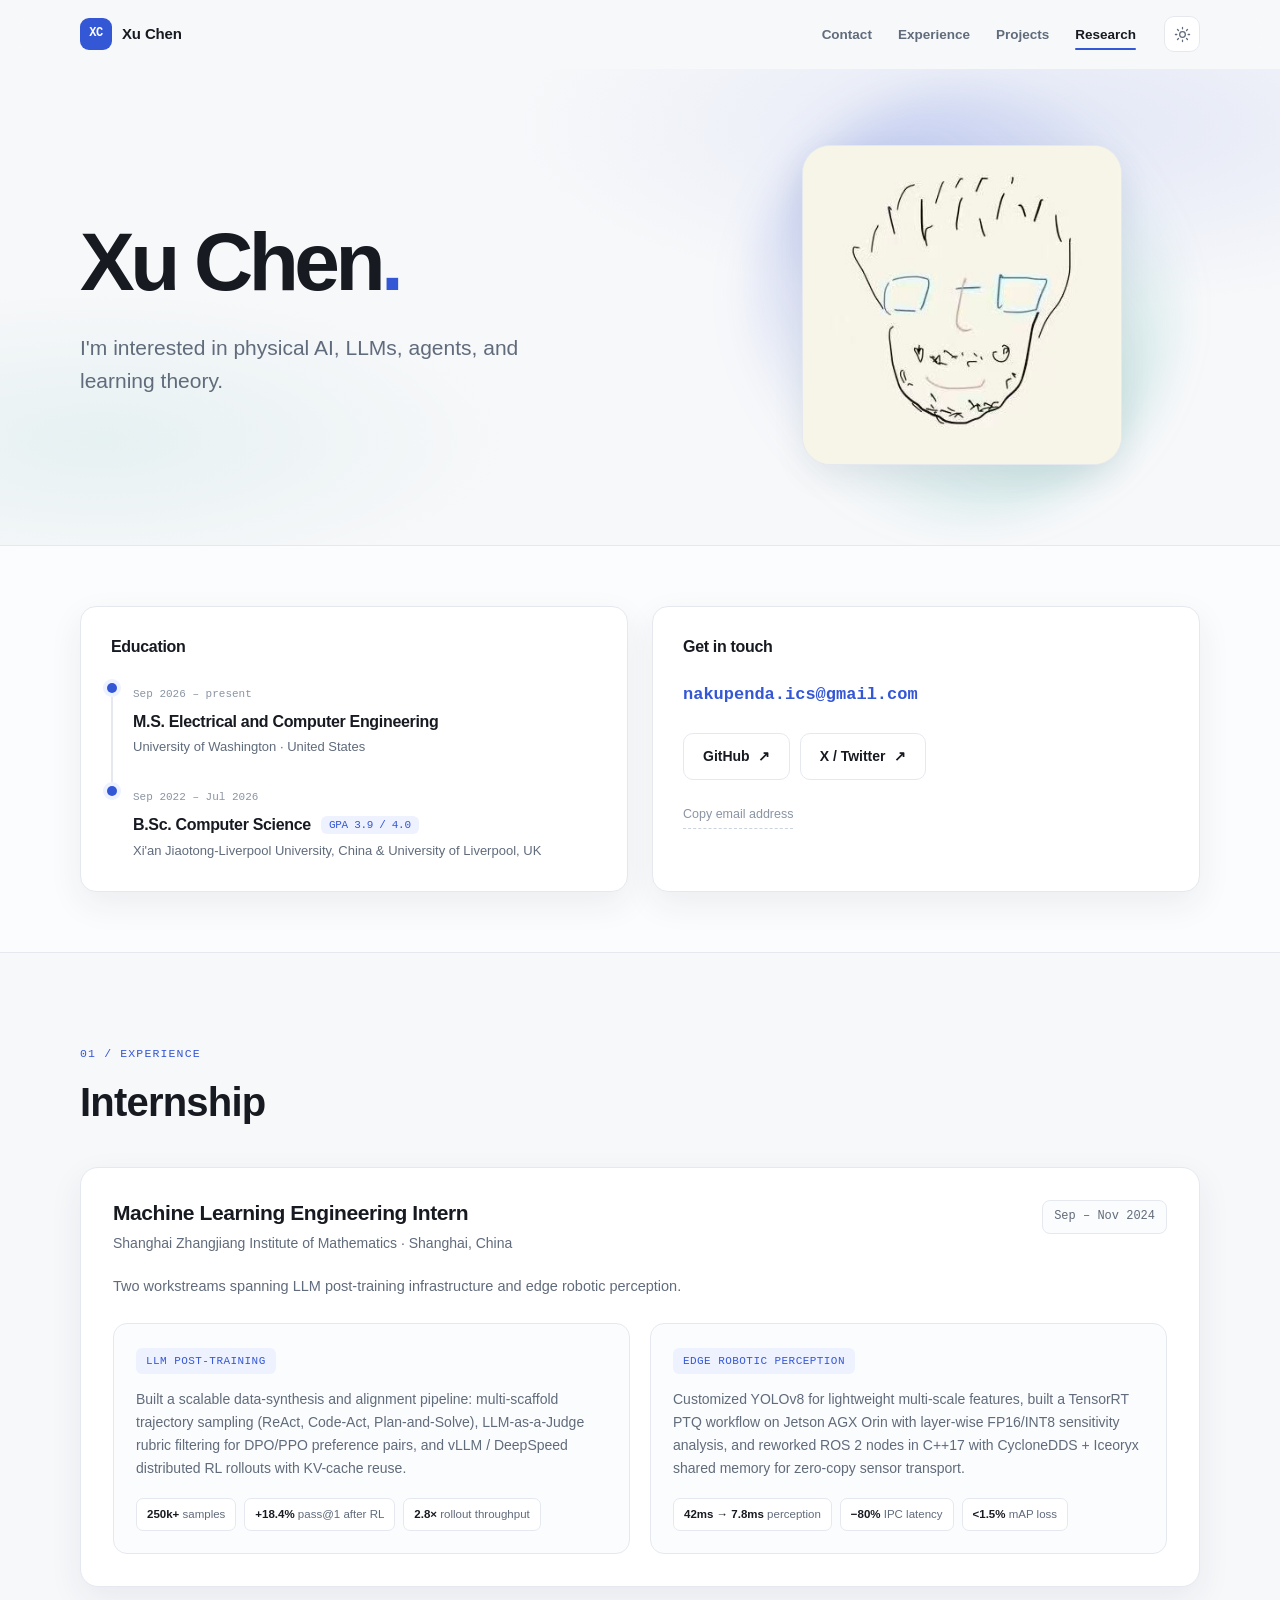
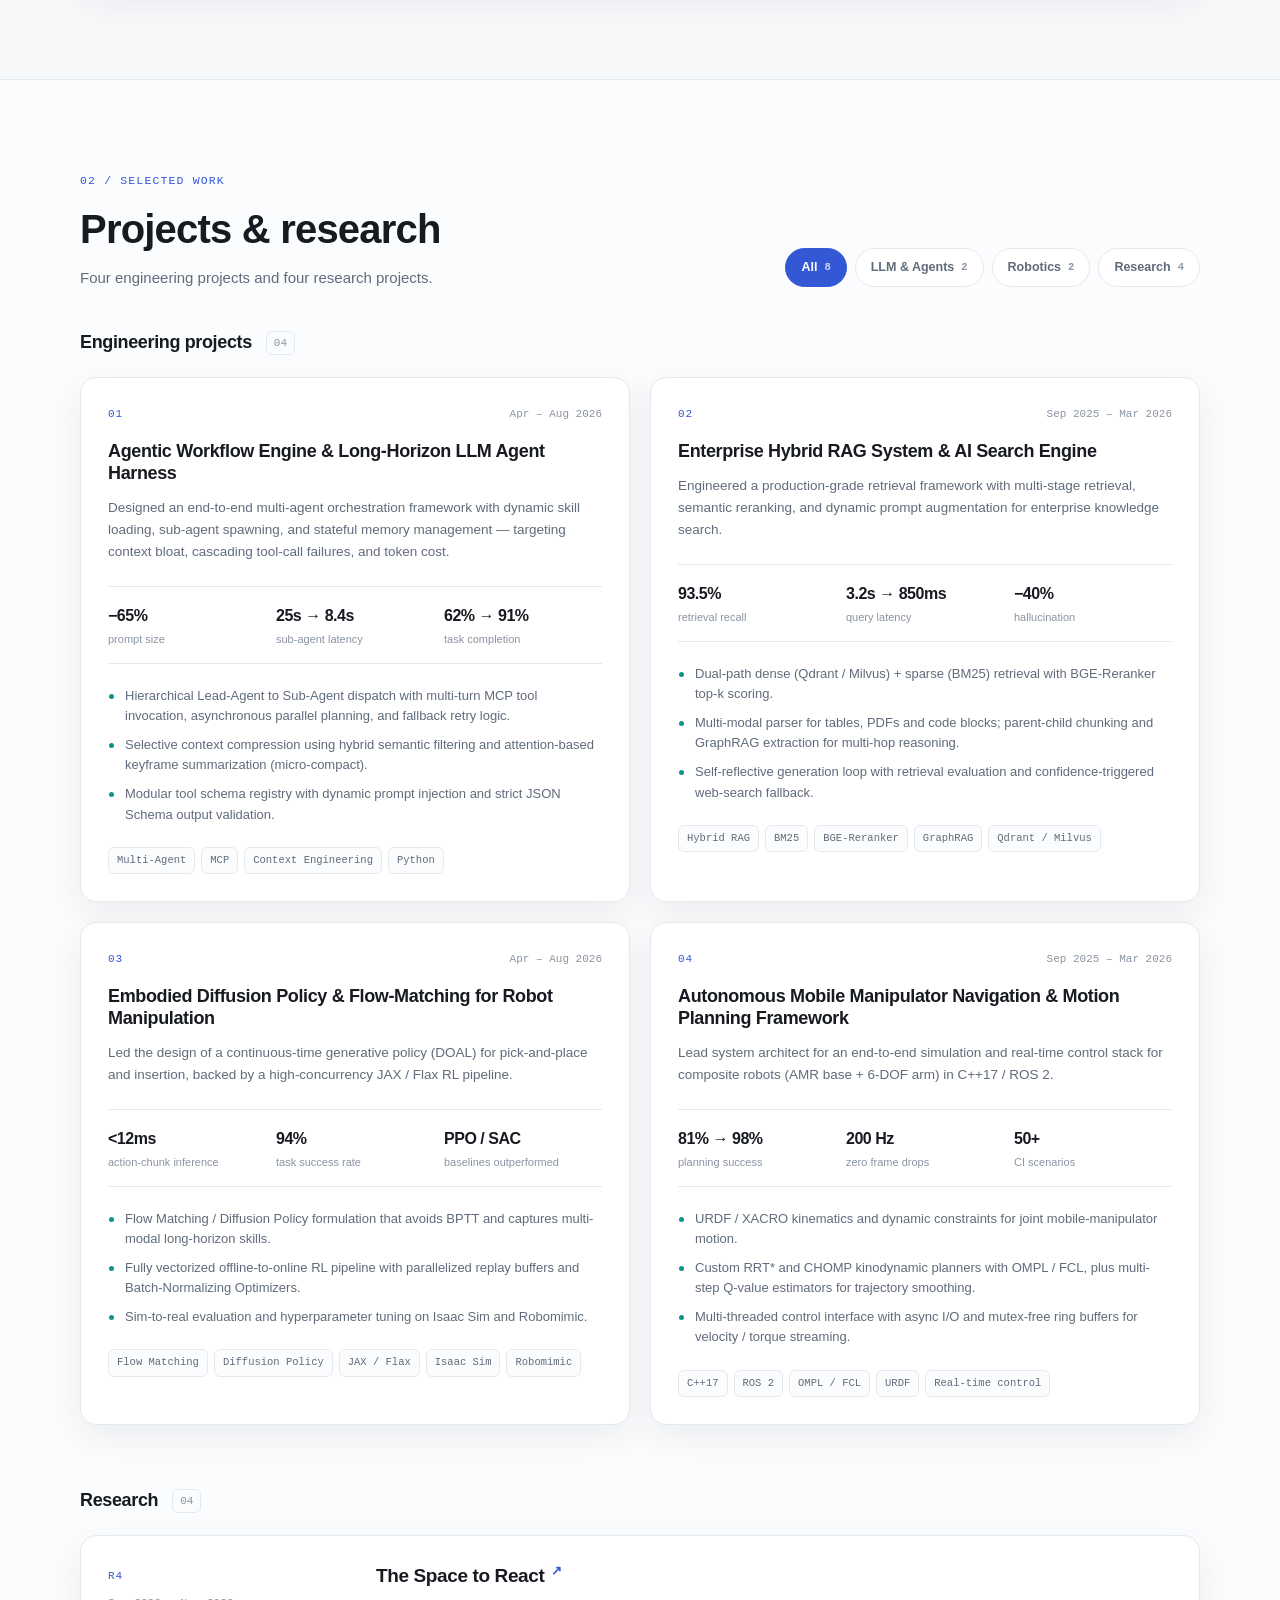
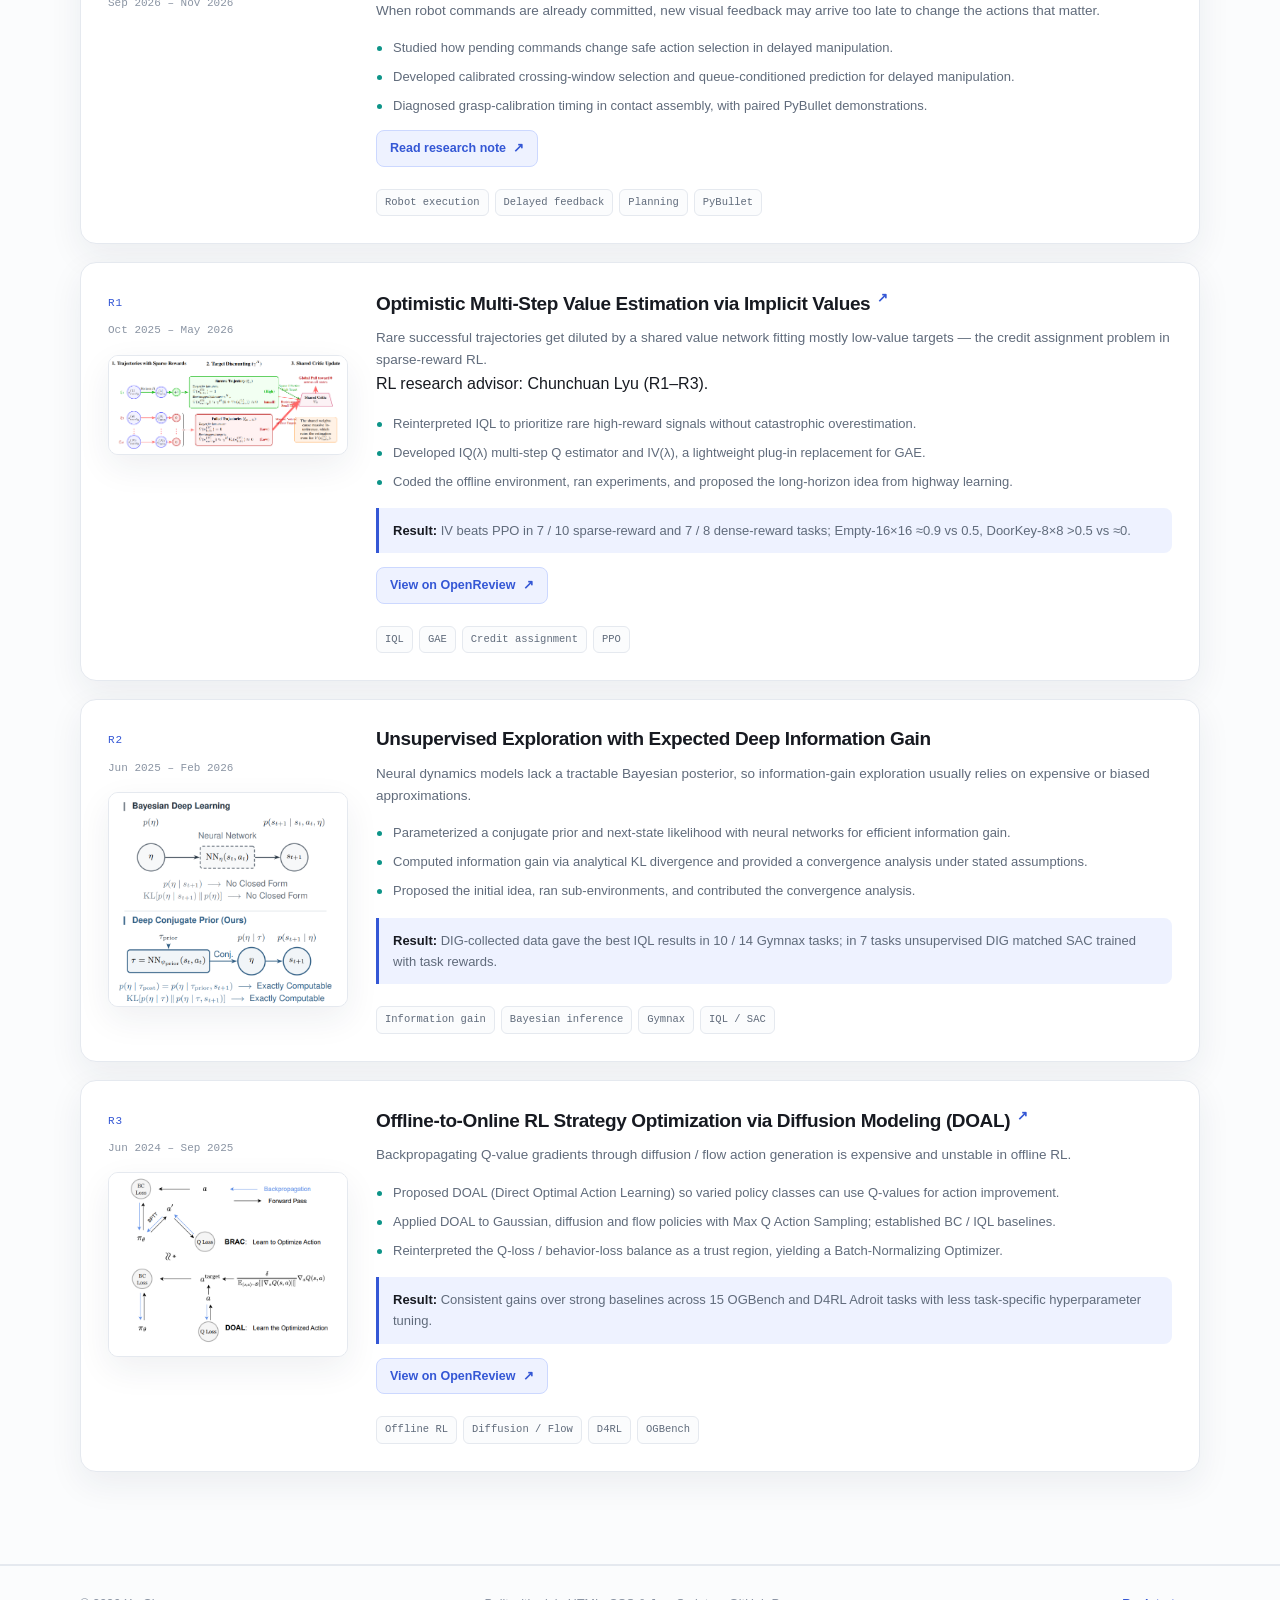
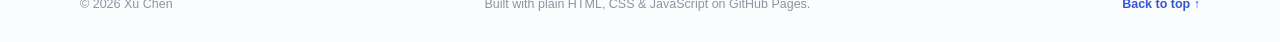
<file: index.html>
<!doctype html>
<html lang="en" data-theme="light">
<head>
<meta charset="utf-8">
<meta name="viewport" content="width=device-width, initial-scale=1">
<title>Xu Chen - Physical AI, LLMs, Agents &amp; Learning Theory</title>
<meta name="description" content="Xu Chen - interested in physical AI, LLMs, agents, and learning theory.">
<meta name="author" content="Xu Chen">
<meta property="og:type" content="website">
<meta property="og:title" content="Xu Chen">
<meta property="og:description" content="Interested in physical AI, LLMs, agents, and learning theory.">
<meta property="og:url" content="https://xyu-chern.github.io/">
<meta property="og:image" content="https://xyu-chern.github.io/assets/avatar.jpg">
<meta name="theme-color" content="#f7f8fa">
<link rel="icon" href="assets/favicon.svg" type="image/svg+xml">
<link rel="stylesheet" href="assets/css/style.css">
<noscript><style>.reveal{opacity:1 !important;transform:none !important}</style></noscript>
<script>
  (function () {
    try {
      var saved = localStorage.getItem('xc-theme');
      var theme = saved || (window.matchMedia('(prefers-color-scheme: dark)').matches ? 'dark' : 'light');
      document.documentElement.setAttribute('data-theme', theme);
    } catch (e) {}
  })();
</script>
</head>
<body>
<a class="skip-link" href="#main">Skip to content</a>

<header class="site-header" id="site-header">
  <div class="container header-inner">
    <a class="brand" href="#top" aria-label="Xu Chen - back to top">
      <span class="brand-mark" aria-hidden="true">XC</span>
      <span class="brand-name">Xu Chen</span>
    </a>

    <button class="nav-toggle" id="nav-toggle" aria-expanded="false" aria-controls="primary-nav" aria-label="Open navigation">
      <span></span><span></span><span></span>
    </button>

    <nav class="primary-nav" aria-label="Primary navigation">
      <ul class="nav-links" id="primary-nav">
        <li><a href="#contact">Contact</a></li>
        <li><a href="#experience">Experience</a></li>
        <li><a href="#projects">Projects</a></li>
        <li><a href="#research">Research</a></li>
      </ul>
    </nav>

    <button class="theme-toggle" id="theme-toggle" type="button" aria-label="Switch to dark theme" title="Toggle theme">
      <svg class="icon-sun" viewBox="0 0 24 24" aria-hidden="true"><circle cx="12" cy="12" r="4"/><path d="M12 2v2m0 16v2M4.93 4.93l1.41 1.41m11.32 11.32l1.41 1.41M2 12h2m16 0h2M4.93 19.07l1.41-1.41M17.66 6.34l1.41-1.41"/></svg>
      <svg class="icon-moon" viewBox="0 0 24 24" aria-hidden="true"><path d="M20.5 14.2A8.5 8.5 0 1 1 9.8 3.5a7 7 0 0 0 10.7 10.7z"/></svg>
    </button>
  </div>
</header>

<main id="main">

  <!-- HERO -->
  <section class="hero" id="top">
    <div class="container hero-grid">
      <div class="hero-copy reveal">
        <h1>Xu Chen<span class="accent-dot">.</span></h1>
        <p class="hero-interests">I'm interested in physical AI, LLMs, agents, and learning theory.</p>
      </div>

      <div class="hero-visual reveal">
        <div class="avatar-wrap">
          <div class="avatar-glow" aria-hidden="true"></div>
          <figure class="avatar-frame">
            <img src="assets/avatar.jpg" alt="Hand-drawn self-portrait of Xu Chen" width="361" height="361">
          </figure>
        </div>
      </div>
    </div>
  </section>

  <!-- EDUCATION + CONTACT (at the top) -->
  <section class="section section-alt intro-section" id="contact">
    <div class="container">
      <div class="contact-grid">
        <div class="education reveal">
          <h3>Education</h3>
          <div class="edu-item">
            <span class="edu-date">Sep 2026 &ndash; present</span>
            <h4>M.S. Electrical and Computer Engineering</h4>
            <p>University of Washington &middot; United States</p>
          </div>
          <div class="edu-item">
            <span class="edu-date">Sep 2022 &ndash; Jul 2026</span>
            <h4>B.Sc. Computer Science <span class="gpa">GPA 3.9 / 4.0</span></h4>
            <p>Xi'an Jiaotong-Liverpool University, China &amp; University of Liverpool, UK</p>
          </div>
        </div>
        <div class="contact-card reveal">
          <h3>Get in touch</h3>
          <a class="contact-email" href="mailto:nakupenda.ics@gmail.com">nakupenda.ics@gmail.com</a>
          <div class="contact-actions">
            <a class="btn btn-ghost" href="https://github.com/Xyu-Chern" target="_blank" rel="noopener noreferrer">GitHub <span aria-hidden="true">&#8599;</span></a>
            <a class="btn btn-ghost" href="https://x.com/home?lang=zh" target="_blank" rel="noopener noreferrer">X / Twitter <span aria-hidden="true">&#8599;</span></a>
          </div>
          <button class="copy-btn" id="copy-email" type="button" data-email="nakupenda.ics@gmail.com">Copy email address</button>
        </div>
      </div>
    </div>
  </section>

  <!-- EXPERIENCE -->
  <section class="section" id="experience">
    <div class="container">
      <div class="section-head reveal">
        <p class="section-kicker">01 / Experience</p>
        <h2>Internship</h2>
      </div>

      <article class="experience-card reveal">
        <div class="exp-head">
          <div>
            <h3>Machine Learning Engineering Intern</h3>
            <p class="exp-org">Shanghai Zhangjiang Institute of Mathematics &middot; Shanghai, China</p>
          </div>
          <span class="exp-date">Sep &ndash; Nov 2024</span>
        </div>
        <p class="exp-intro">Two workstreams spanning LLM post-training infrastructure and edge robotic perception.</p>

        <div class="exp-streams">
          <div class="exp-stream">
            <span class="stream-label">LLM post-training</span>
            <p>Built a scalable data-synthesis and alignment pipeline: multi-scaffold trajectory sampling (ReAct, Code-Act, Plan-and-Solve), LLM-as-a-Judge rubric filtering for DPO/PPO preference pairs, and vLLM / DeepSpeed distributed RL rollouts with KV-cache reuse.</p>
            <ul class="metric-chips">
              <li><strong>250k+</strong> samples</li>
              <li><strong>+18.4%</strong> pass@1 after RL</li>
              <li><strong>2.8&times;</strong> rollout throughput</li>
            </ul>
          </div>
          <div class="exp-stream">
            <span class="stream-label">Edge robotic perception</span>
            <p>Customized YOLOv8 for lightweight multi-scale features, built a TensorRT PTQ workflow on Jetson AGX Orin with layer-wise FP16/INT8 sensitivity analysis, and reworked ROS 2 nodes in C++17 with CycloneDDS + Iceoryx shared memory for zero-copy sensor transport.</p>
            <ul class="metric-chips">
              <li><strong>42ms &rarr; 7.8ms</strong> perception</li>
              <li><strong>&minus;80%</strong> IPC latency</li>
              <li><strong>&lt;1.5%</strong> mAP loss</li>
            </ul>
          </div>
        </div>
      </article>
    </div>
  </section>

  <!-- WORK: PROJECTS + RESEARCH -->
  <section class="section section-alt" id="work">
    <div class="container">
      <div class="section-head work-head reveal">
        <div>
          <p class="section-kicker">02 / Selected work</p>
          <h2>Projects &amp; research</h2>
          <p class="section-sub">Four engineering projects and four research projects.</p>
        </div>
        <div class="filters" id="filters" role="group" aria-label="Filter work by area">
          <button type="button" class="filter is-active" data-filter="all" aria-pressed="true">All <span>8</span></button>
          <button type="button" class="filter" data-filter="ai" aria-pressed="false">LLM &amp; Agents <span>2</span></button>
          <button type="button" class="filter" data-filter="robotics" aria-pressed="false">Robotics <span>2</span></button>
          <button type="button" class="filter" data-filter="research" aria-pressed="false">Research <span>4</span></button>
        </div>
      </div>

      <div class="work-group" id="projects">
        <div class="group-head reveal"><h3>Engineering projects</h3><span>04</span></div>
        <div class="card-grid">

          <article class="work-card reveal" data-track="ai">
            <div class="card-top"><span class="card-index">01</span><span class="card-period">Apr &ndash; Aug 2026</span></div>
            <h3>Agentic Workflow Engine &amp; Long-Horizon LLM Agent Harness</h3>
            <p class="card-role">Designed an end-to-end multi-agent orchestration framework with dynamic skill loading, sub-agent spawning, and stateful memory management &mdash; targeting context bloat, cascading tool-call failures, and token cost.</p>
            <ul class="card-metrics">
              <li><strong>&minus;65%</strong><span>prompt size</span></li>
              <li><strong>25s &rarr; 8.4s</strong><span>sub-agent latency</span></li>
              <li><strong>62% &rarr; 91%</strong><span>task completion</span></li>
            </ul>
            <ul class="card-points">
              <li>Hierarchical Lead-Agent to Sub-Agent dispatch with multi-turn MCP tool invocation, asynchronous parallel planning, and fallback retry logic.</li>
              <li>Selective context compression using hybrid semantic filtering and attention-based keyframe summarization (micro-compact).</li>
              <li>Modular tool schema registry with dynamic prompt injection and strict JSON Schema output validation.</li>
            </ul>
            <div class="tags"><span>Multi-Agent</span><span>MCP</span><span>Context Engineering</span><span>Python</span></div>
          </article>

          <article class="work-card reveal" data-track="ai">
            <div class="card-top"><span class="card-index">02</span><span class="card-period">Sep 2025 &ndash; Mar 2026</span></div>
            <h3>Enterprise Hybrid RAG System &amp; AI Search Engine</h3>
            <p class="card-role">Engineered a production-grade retrieval framework with multi-stage retrieval, semantic reranking, and dynamic prompt augmentation for enterprise knowledge search.</p>
            <ul class="card-metrics">
              <li><strong>93.5%</strong><span>retrieval recall</span></li>
              <li><strong>3.2s &rarr; 850ms</strong><span>query latency</span></li>
              <li><strong>&minus;40%</strong><span>hallucination</span></li>
            </ul>
            <ul class="card-points">
              <li>Dual-path dense (Qdrant / Milvus) + sparse (BM25) retrieval with BGE-Reranker top-k scoring.</li>
              <li>Multi-modal parser for tables, PDFs and code blocks; parent-child chunking and GraphRAG extraction for multi-hop reasoning.</li>
              <li>Self-reflective generation loop with retrieval evaluation and confidence-triggered web-search fallback.</li>
            </ul>
            <div class="tags"><span>Hybrid RAG</span><span>BM25</span><span>BGE-Reranker</span><span>GraphRAG</span><span>Qdrant / Milvus</span></div>
          </article>

          <article class="work-card reveal" data-track="robotics">
            <div class="card-top"><span class="card-index">03</span><span class="card-period">Apr &ndash; Aug 2026</span></div>
            <h3>Embodied Diffusion Policy &amp; Flow-Matching for Robot Manipulation</h3>
            <p class="card-role">Led the design of a continuous-time generative policy (DOAL) for pick-and-place and insertion, backed by a high-concurrency JAX / Flax RL pipeline.</p>
            <ul class="card-metrics">
              <li><strong>&lt;12ms</strong><span>action-chunk inference</span></li>
              <li><strong>94%</strong><span>task success rate</span></li>
              <li><strong>PPO / SAC</strong><span>baselines outperformed</span></li>
            </ul>
            <ul class="card-points">
              <li>Flow Matching / Diffusion Policy formulation that avoids BPTT and captures multi-modal long-horizon skills.</li>
              <li>Fully vectorized offline-to-online RL pipeline with parallelized replay buffers and Batch-Normalizing Optimizers.</li>
              <li>Sim-to-real evaluation and hyperparameter tuning on Isaac Sim and Robomimic.</li>
            </ul>
            <div class="tags"><span>Flow Matching</span><span>Diffusion Policy</span><span>JAX / Flax</span><span>Isaac Sim</span><span>Robomimic</span></div>
          </article>

          <article class="work-card reveal" data-track="robotics">
            <div class="card-top"><span class="card-index">04</span><span class="card-period">Sep 2025 &ndash; Mar 2026</span></div>
            <h3>Autonomous Mobile Manipulator Navigation &amp; Motion Planning Framework</h3>
            <p class="card-role">Lead system architect for an end-to-end simulation and real-time control stack for composite robots (AMR base + 6-DOF arm) in C++17 / ROS 2.</p>
            <ul class="card-metrics">
              <li><strong>81% &rarr; 98%</strong><span>planning success</span></li>
              <li><strong>200 Hz</strong><span>zero frame drops</span></li>
              <li><strong>50+</strong><span>CI scenarios</span></li>
            </ul>
            <ul class="card-points">
              <li>URDF / XACRO kinematics and dynamic constraints for joint mobile-manipulator motion.</li>
              <li>Custom RRT* and CHOMP kinodynamic planners with OMPL / FCL, plus multi-step Q-value estimators for trajectory smoothing.</li>
              <li>Multi-threaded control interface with async I/O and mutex-free ring buffers for velocity / torque streaming.</li>
            </ul>
            <div class="tags"><span>C++17</span><span>ROS 2</span><span>OMPL / FCL</span><span>URDF</span><span>Real-time control</span></div>
          </article>

        </div>
      </div>

      <div class="work-group" id="research">
        <div class="group-head reveal"><h3>Research</h3><span>04</span></div>
        <div class="research-list">

          <article class="research-card reveal" data-track="research">
            <div class="research-meta">
              <span class="card-index">R4</span><span class="card-period">Sep 2026 &ndash; Nov 2026</span>
            </div>
            <div class="research-body">
              <h3><a class="paper-link" href="blog/space-to-react/">The Space to React <span class="ext-arrow" aria-hidden="true">&#8599;</span></a></h3>
              <p class="research-context">When robot commands are already committed, new visual feedback may arrive too late to change the actions that matter.</p>
              <ul class="card-points">
                <li>Studied how pending commands change safe action selection in delayed manipulation.</li>
                <li>Developed calibrated crossing-window selection and queue-conditioned prediction for delayed manipulation.</li>
                <li>Diagnosed grasp-calibration timing in contact assembly, with paired PyBullet demonstrations.</li>
              </ul>
              <div class="paper-links"><a href="blog/space-to-react/">Read research note <span aria-hidden="true">&#8599;</span></a></div>
              <div class="tags"><span>Robot execution</span><span>Delayed feedback</span><span>Planning</span><span>PyBullet</span></div>
            </div>
          </article>

          <article class="research-card reveal" data-track="research">
            <div class="research-meta">
              <span class="card-index">R1</span><span class="card-period">Oct 2025 &ndash; May 2026</span>
              <a class="research-figure" href="assets/research-iv.png" target="_blank" rel="noopener noreferrer" aria-label="Open full-size figure for Optimistic Multi-Step Value Estimation via Implicit Values">
                <img src="assets/research-iv.png" alt="Sparse-reward trajectories, target discounting, and the shared critic update behind implicit value estimation" loading="lazy">
              </a>
            </div>
            <div class="research-body">
              <h3><a class="paper-link" href="https://openreview.net/forum?id=IxQ8xrYl4j" target="_blank" rel="noopener noreferrer">Optimistic Multi-Step Value Estimation via Implicit Values <span class="ext-arrow" aria-hidden="true">&#8599;</span></a></h3>
              <p class="research-context">Rare successful trajectories get diluted by a shared value network fitting mostly low-value targets &mdash; the credit assignment problem in sparse-reward RL.</p>
              <p class="small">RL research advisor: Chunchuan Lyu (R1&ndash;R3).</p>
              <ul class="card-points">
                <li>Reinterpreted IQL to prioritize rare high-reward signals without catastrophic overestimation.</li>
                <li>Developed IQ(&lambda;) multi-step Q estimator and IV(&lambda;), a lightweight plug-in replacement for GAE.</li>
                <li>Coded the offline environment, ran experiments, and proposed the long-horizon idea from highway learning.</li>
              </ul>
              <p class="research-result"><strong>Result:</strong> IV beats PPO in 7 / 10 sparse-reward and 7 / 8 dense-reward tasks; Empty-16&times;16 &asymp;0.9 vs 0.5, DoorKey-8&times;8 &gt;0.5 vs &asymp;0.</p>
              <div class="paper-links"><a href="https://openreview.net/forum?id=IxQ8xrYl4j" target="_blank" rel="noopener noreferrer">View on OpenReview <span aria-hidden="true">&#8599;</span></a></div>
              <div class="tags"><span>IQL</span><span>GAE</span><span>Credit assignment</span><span>PPO</span></div>
            </div>
          </article>

          <article class="research-card reveal" data-track="research">
            <div class="research-meta">
              <span class="card-index">R2</span><span class="card-period">Jun 2025 &ndash; Feb 2026</span>
              <a class="research-figure" href="assets/research-dig.png" target="_blank" rel="noopener noreferrer" aria-label="Open full-size figure for Unsupervised Exploration with Expected Deep Information Gain">
                <img src="assets/research-dig.png" alt="Bayesian deep learning compared with the deep conjugate prior that makes information gain analytically computable" loading="lazy">
              </a>
            </div>
            <div class="research-body">
              <h3>Unsupervised Exploration with Expected Deep Information Gain</h3>
              <p class="research-context">Neural dynamics models lack a tractable Bayesian posterior, so information-gain exploration usually relies on expensive or biased approximations.</p>
              <ul class="card-points">
                <li>Parameterized a conjugate prior and next-state likelihood with neural networks for efficient information gain.</li>
                <li>Computed information gain via analytical KL divergence and provided a convergence analysis under stated assumptions.</li>
                <li>Proposed the initial idea, ran sub-environments, and contributed the convergence analysis.</li>
              </ul>
              <p class="research-result"><strong>Result:</strong> DIG-collected data gave the best IQL results in 10 / 14 Gymnax tasks; in 7 tasks unsupervised DIG matched SAC trained with task rewards.</p>
              <div class="tags"><span>Information gain</span><span>Bayesian inference</span><span>Gymnax</span><span>IQL / SAC</span></div>
            </div>
          </article>

          <article class="research-card reveal" data-track="research">
            <div class="research-meta">
              <span class="card-index">R3</span><span class="card-period">Jun 2024 &ndash; Sep 2025</span>
              <a class="research-figure" href="assets/research-doal.png" target="_blank" rel="noopener noreferrer" aria-label="Open full-size figure for DOAL: Offline-to-Online RL Strategy Optimization via Diffusion Modeling">
                <img src="assets/research-doal.png" alt="BRAC backpropagates through action generation while DOAL directly learns the optimized action" loading="lazy">
              </a>
            </div>
            <div class="research-body">
              <h3><a class="paper-link" href="https://openreview.net/forum?id=SpUXijnBEg" target="_blank" rel="noopener noreferrer">Offline-to-Online RL Strategy Optimization via Diffusion Modeling (DOAL) <span class="ext-arrow" aria-hidden="true">&#8599;</span></a></h3>
              <p class="research-context">Backpropagating Q-value gradients through diffusion / flow action generation is expensive and unstable in offline RL.</p>
              <ul class="card-points">
                <li>Proposed DOAL (Direct Optimal Action Learning) so varied policy classes can use Q-values for action improvement.</li>
                <li>Applied DOAL to Gaussian, diffusion and flow policies with Max Q Action Sampling; established BC / IQL baselines.</li>
                <li>Reinterpreted the Q-loss / behavior-loss balance as a trust region, yielding a Batch-Normalizing Optimizer.</li>
              </ul>
              <p class="research-result"><strong>Result:</strong> Consistent gains over strong baselines across 15 OGBench and D4RL Adroit tasks with less task-specific hyperparameter tuning.</p>
              <div class="paper-links"><a href="https://openreview.net/forum?id=SpUXijnBEg" target="_blank" rel="noopener noreferrer">View on OpenReview <span aria-hidden="true">&#8599;</span></a></div>
              <div class="tags"><span>Offline RL</span><span>Diffusion / Flow</span><span>D4RL</span><span>OGBench</span></div>
            </div>
          </article>

        </div>
      </div>

      <p class="empty-state" id="empty-state" hidden>Nothing to show for this filter.</p>
    </div>
  </section>
</main>

<footer class="site-footer">
  <div class="container footer-inner">
    <p>&copy; <span id="year">2026</span> Xu Chen</p>
    <p>Built with plain HTML, CSS &amp; JavaScript on GitHub Pages.</p>
    <a href="#top">Back to top <span aria-hidden="true">&uarr;</span></a>
  </div>
</footer>

<script src="assets/js/main.js?v=20261117-nav-fix" defer></script>
</body>
</html>
</file>
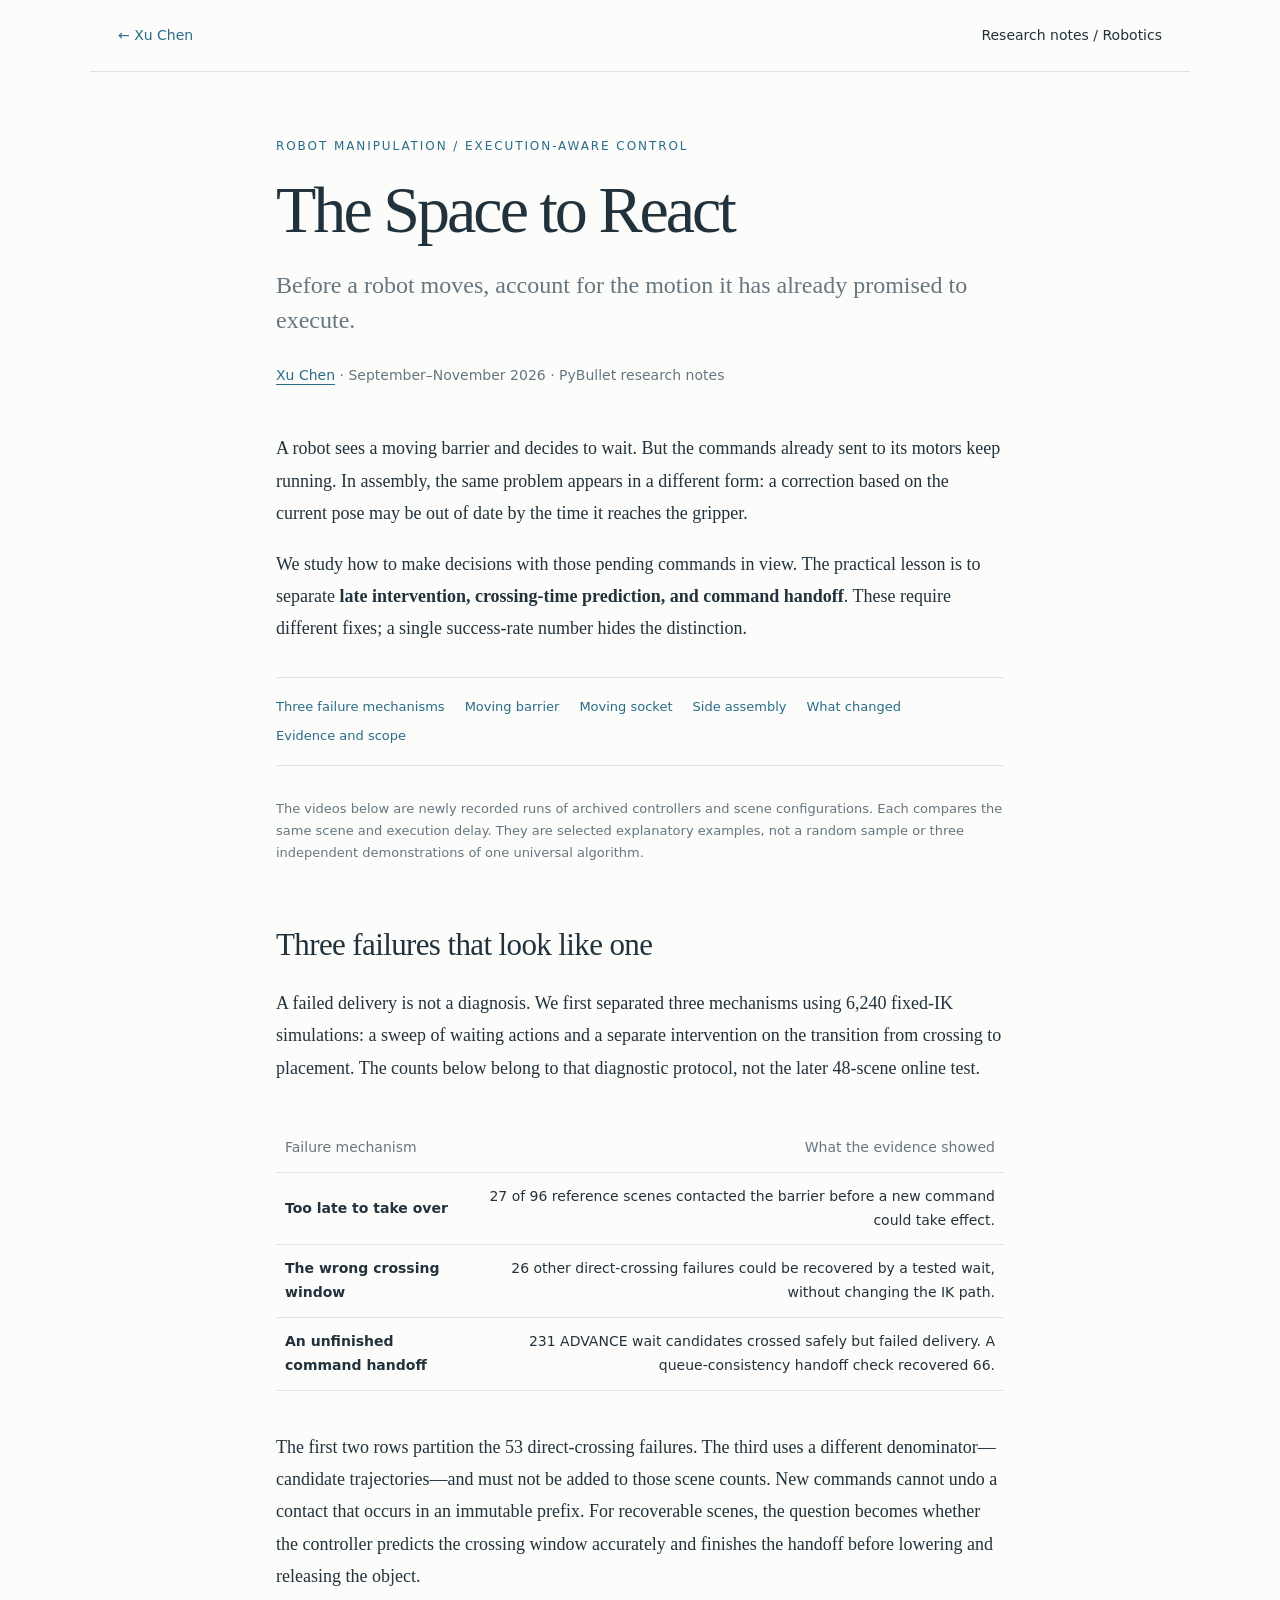
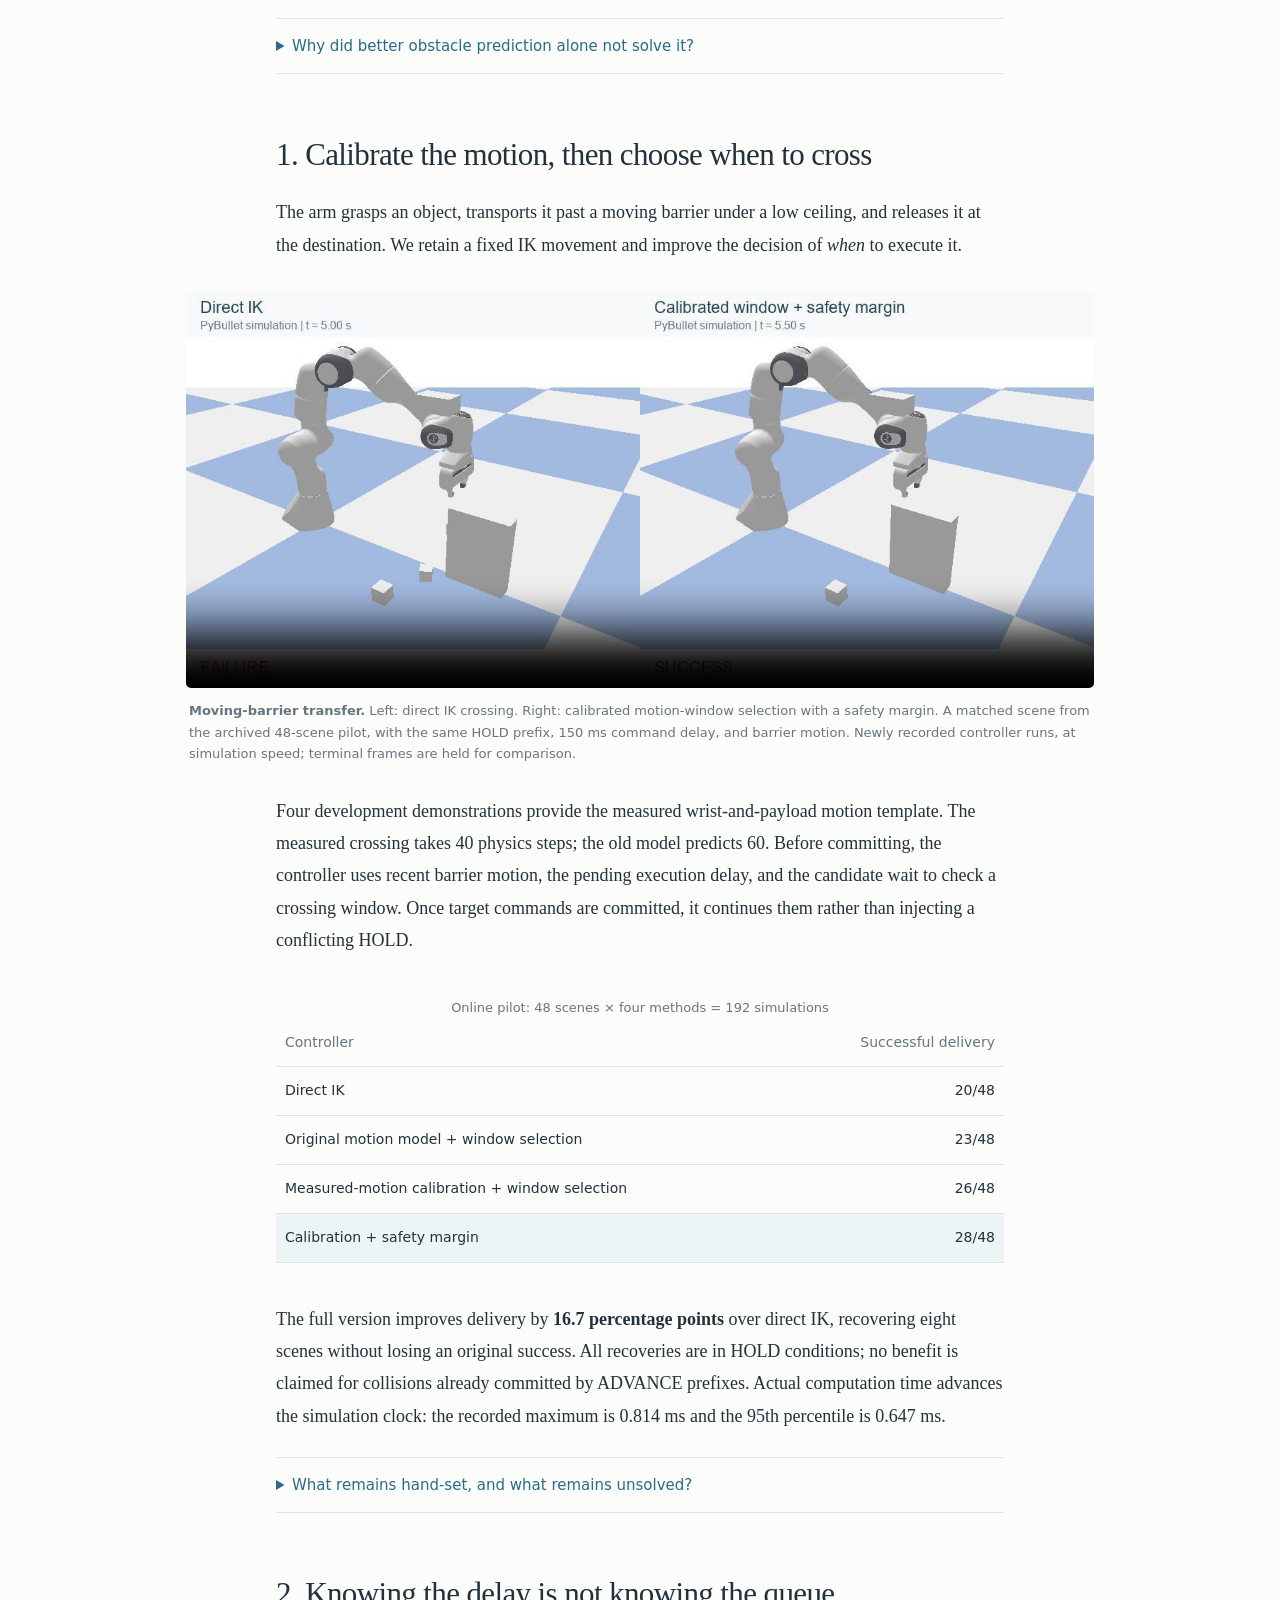
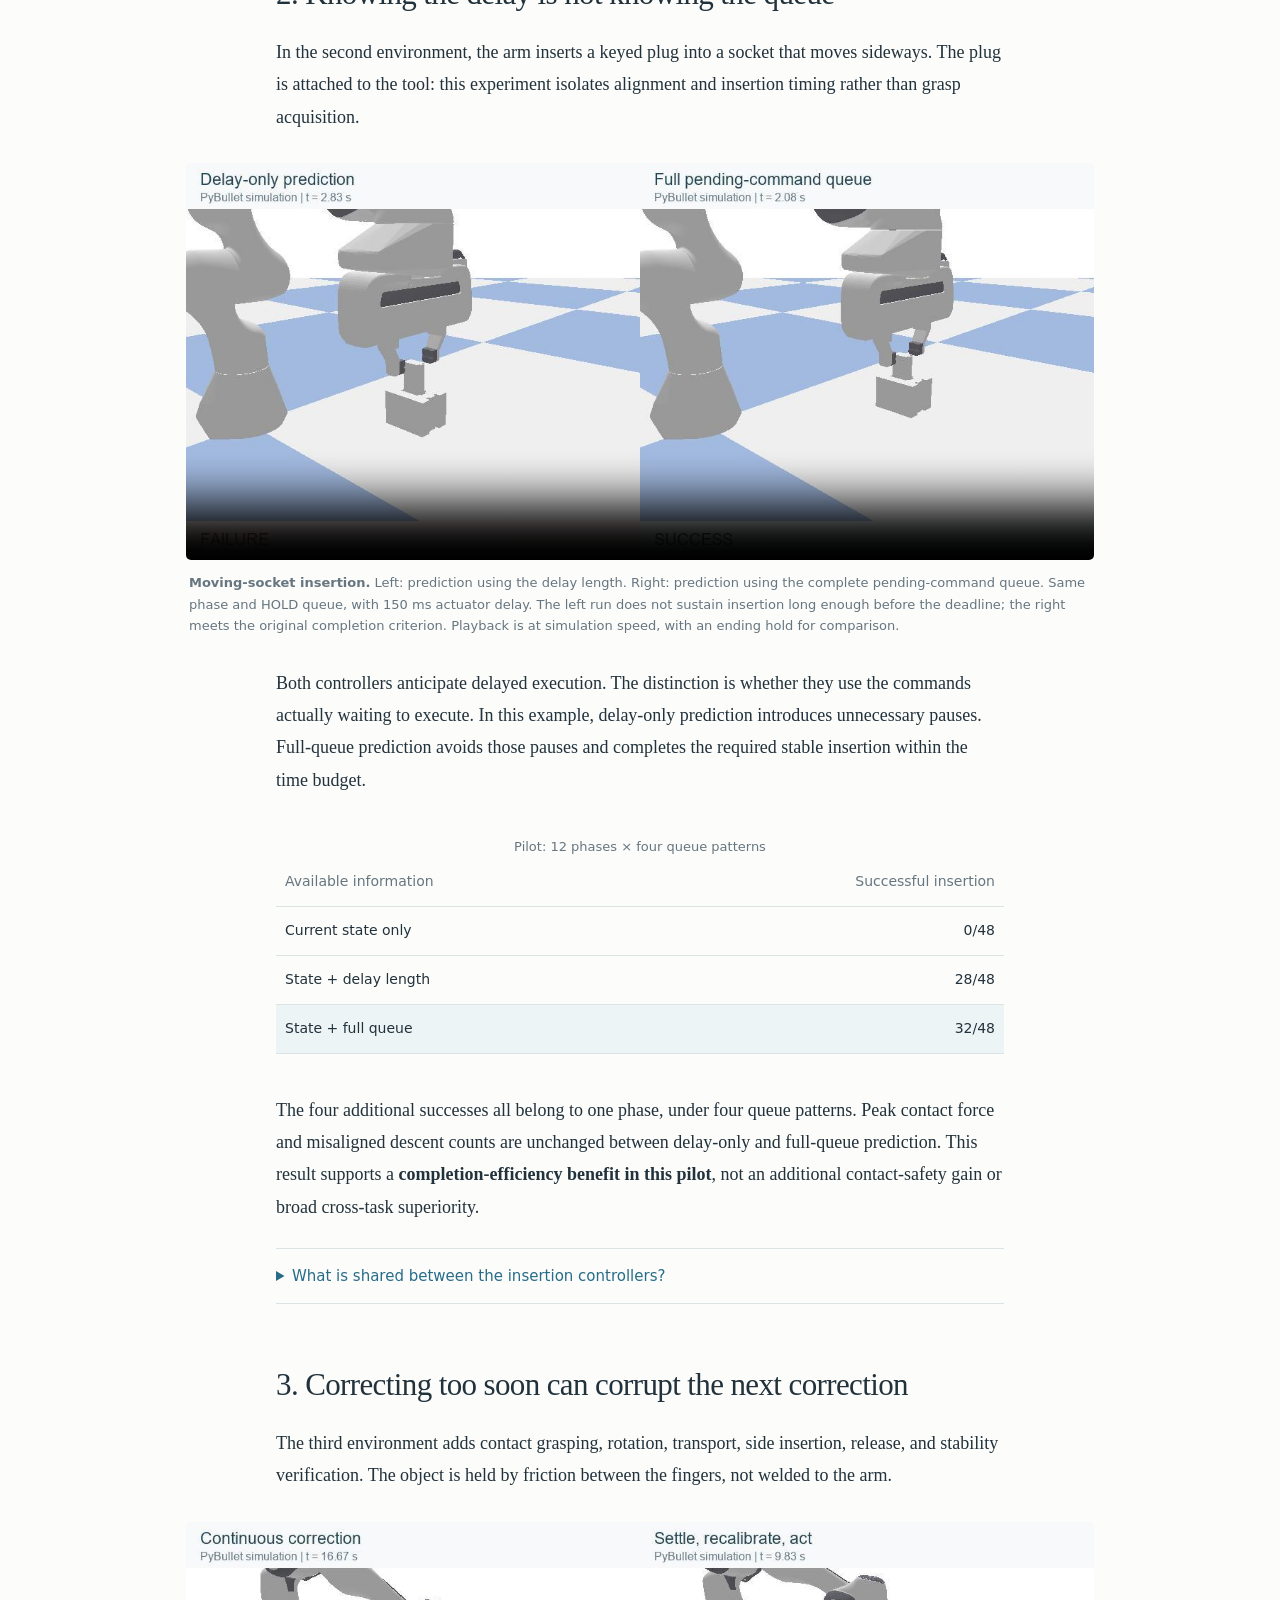
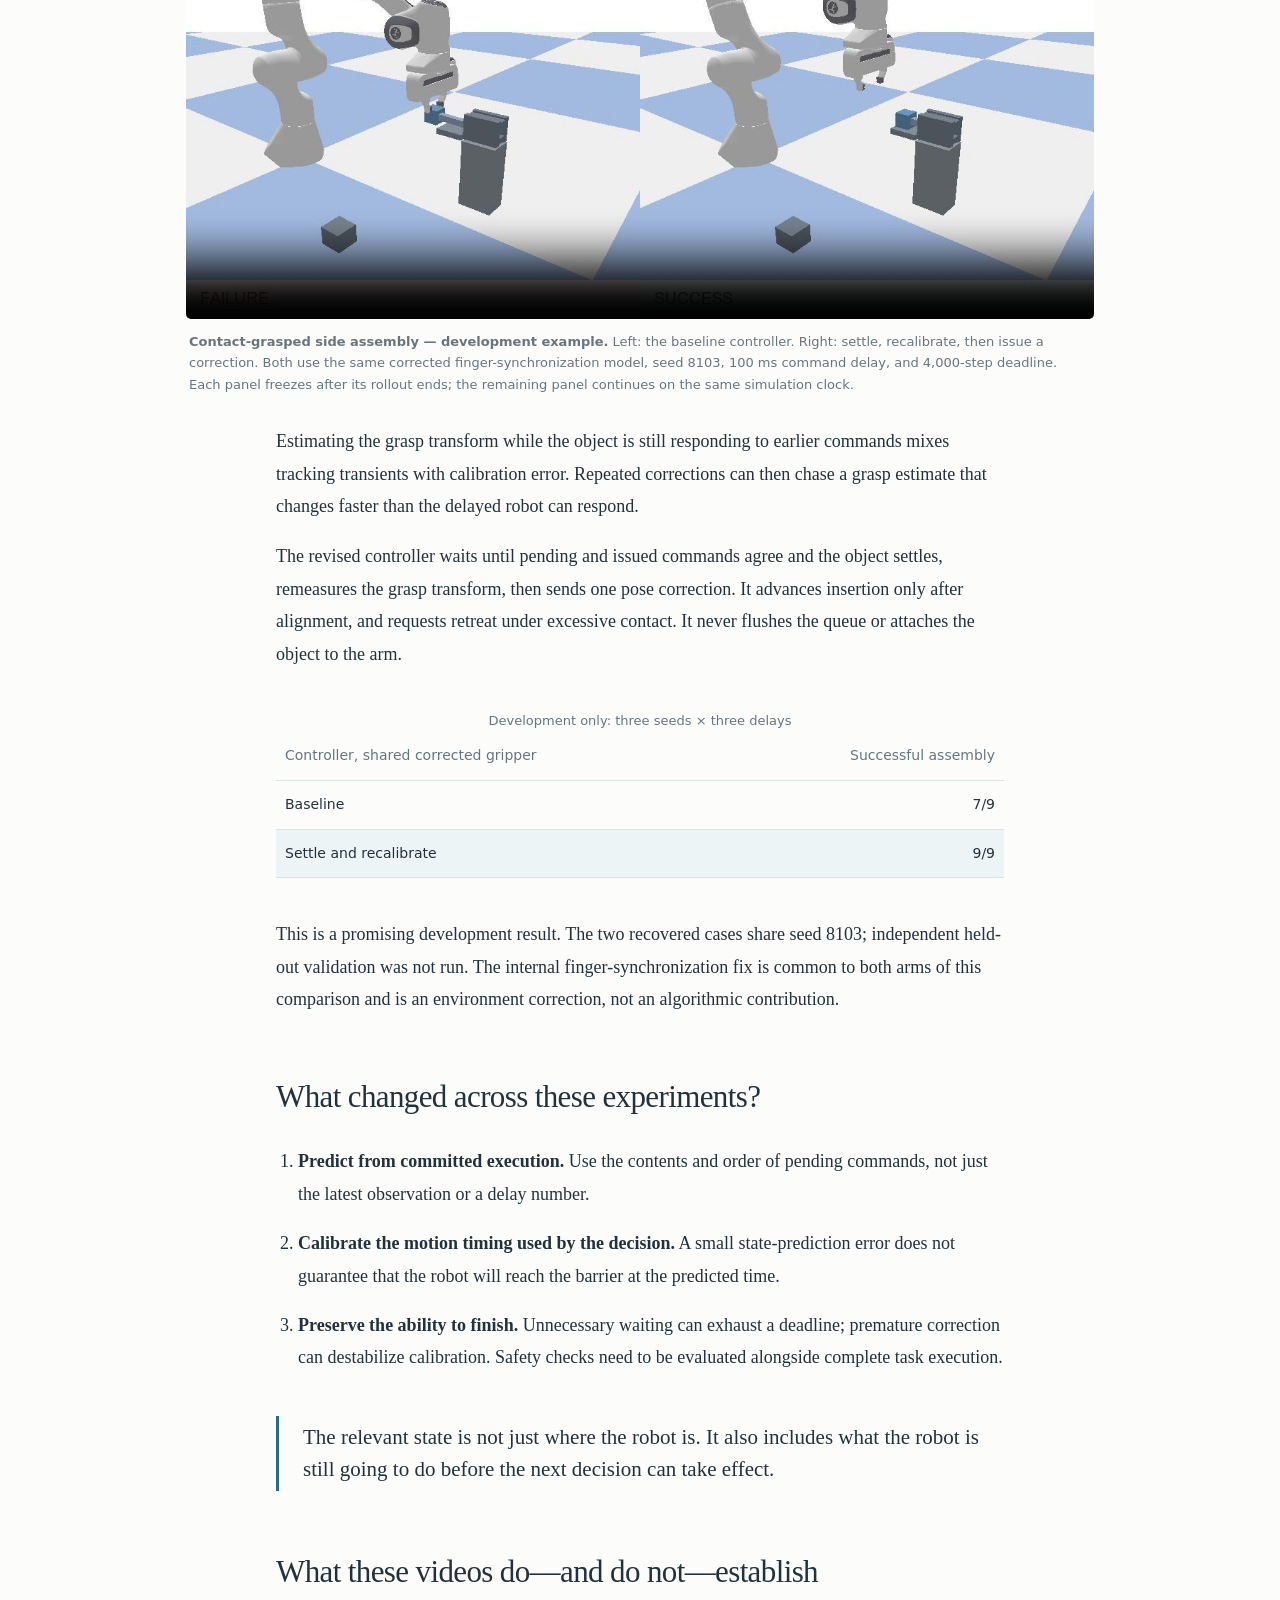
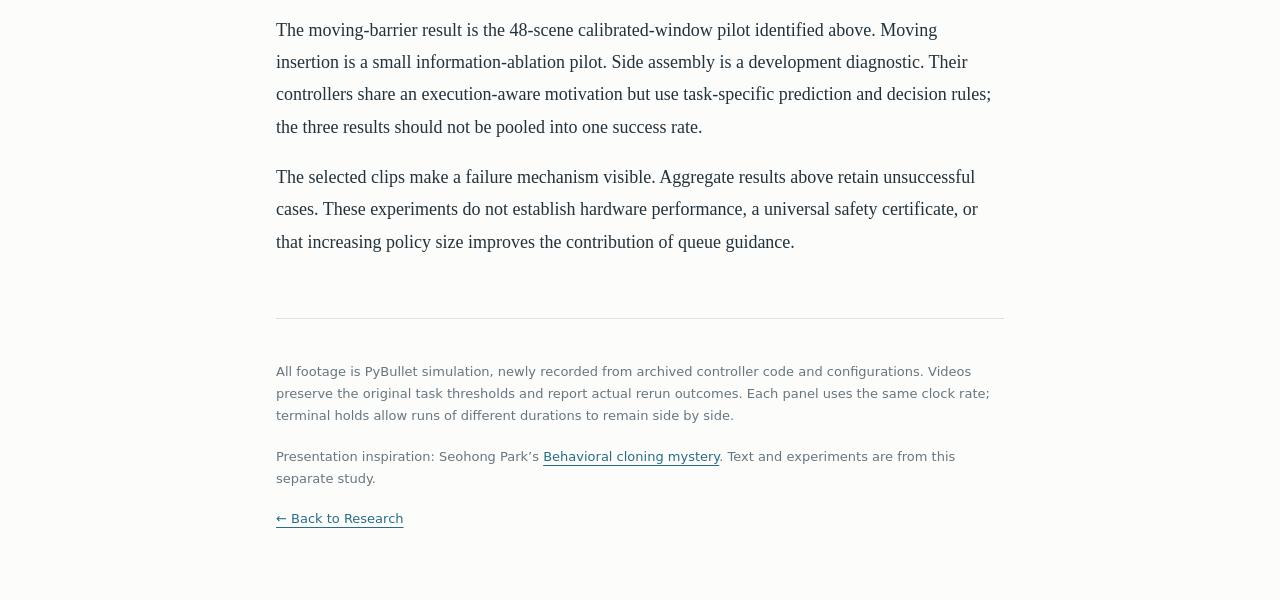
<file: blog/space-to-react/index.html>
<!doctype html>
<html lang="en">
<head>
<meta charset="utf-8"><meta name="viewport" content="width=device-width,initial-scale=1">
<title>The Space to React — Xu Chen</title>
<meta name="description" content="Research notes on the time between seeing a change and being able to act on it. A controlled study of robot execution, feedback, and commitment.">
<meta name="robots" content="noindex,nofollow,noarchive">
<link rel="icon" href="../../assets/favicon.svg" type="image/svg+xml">
<style>
:root{--ink:#22323c;--muted:#667680;--blue:#286c89;--line:#dbe3e5;--paper:#fcfcfa}*{box-sizing:border-box}html{scroll-behavior:smooth;scroll-padding-top:30px}body{margin:0;background:var(--paper);color:var(--ink);font:18px/1.8 Georgia,'Times New Roman',serif}a{color:var(--blue);text-underline-offset:4px}nav{max-width:1100px;margin:0 auto;padding:25px 28px;border-bottom:1px solid var(--line);display:flex;justify-content:space-between;font:14px/1.5 system-ui}nav a{text-decoration:none}main{max-width:780px;margin:auto;padding:65px 26px 70px}.eyebrow{font:12px/1.6 system-ui;letter-spacing:.16em;text-transform:uppercase;color:var(--blue)}h1{font-weight:400;font-size:clamp(42px,7vw,66px);line-height:1.08;letter-spacing:-.045em;margin:18px 0 23px}header .deck{font-size:24px;line-height:1.45;color:#667680}header .byline{font:14px/1.6 system-ui;color:var(--muted);margin:26px 0 46px}h2{font-size:31px;line-height:1.25;font-weight:400;letter-spacing:-.02em;margin:62px 0 22px}h3{font-size:21px;font-weight:400;margin:30px 0 12px}p{margin:18px 0}strong{font-weight:600}figure{margin:30px 0}figure.wide{width:calc(100% + 180px);margin-left:-90px}video{width:100%;display:block;background:#eef2f3;border-radius:5px}figcaption{font:13px/1.65 system-ui;color:var(--muted);margin:12px 3px}.insight{border-left:3px solid var(--blue);padding:5px 0 5px 24px;margin:32px 0;font-size:21px;line-height:1.55}.toc{display:flex;gap:10px 20px;flex-wrap:wrap;font:13px/1.5 system-ui;border-block:1px solid var(--line);padding:19px 0;margin:32px 0}.toc a{text-decoration:none}details{border-block:1px solid var(--line);padding:15px 0;margin:25px 0;font-size:16px}summary{cursor:pointer;color:var(--blue);font:15px/1.6 system-ui}table{border-collapse:collapse;width:100%;font:14px/1.7 system-ui;margin:22px 0}th,td{padding:12px 9px;text-align:right;border-bottom:1px solid var(--line)}th:first-child,td:first-child{text-align:left}th{font-weight:500;color:var(--muted)}tr.emphasis{background:#edf4f5}.table-scroll{overflow:auto}.small{font:13px/1.7 system-ui;color:var(--muted)}.contributions{padding-left:22px}.contributions li{padding:7px 0 10px}.demo{background:#eff4f5;padding:25px;border-radius:5px;font:15px/1.65 system-ui}.controls{display:flex;gap:20px;flex-wrap:wrap}.controls label{flex:1;min-width:190px}.controls input{display:block;width:100%;accent-color:var(--blue);margin:14px 0}.slots{display:grid;grid-template-columns:repeat(12,1fr);gap:4px;margin:20px 0 10px}.slot{height:36px;background:#d6e0e3;display:grid;place-items:center;font-size:12px;border-radius:2px}.slot.seen{background:#7eafc1}.slot.act{background:#276d88;color:white}.legend{font-size:12px;color:#586e7b}#outcome{margin:15px 0 0;font-weight:600}footer{border-top:1px solid var(--line);margin-top:60px;padding-top:24px;font:13px/1.7 system-ui;color:var(--muted)}@media(max-width:980px){figure.wide{width:100%;margin-left:0}}@media(max-width:540px){main{padding:40px 20px}body{font-size:17px}header .deck{font-size:21px}h2{font-size:27px}th,td{padding:10px 6px;font-size:12px}.demo{padding:18px}.slot{font-size:10px}}
</style>
</head>
<body>
<nav><a href="../../">← Xu Chen</a><span>Research notes / Robotics</span></nav>
<main>
<header><div class="eyebrow">Robot manipulation / execution-aware control</div><h1>The Space to React</h1><p class="deck">Before a robot moves, account for the motion it has already promised to execute.</p><div class="byline"><a href="../../">Xu Chen</a> · September–November 2026 · PyBullet research notes</div></header>
<p>A robot sees a moving barrier and decides to wait. But the commands already sent to its motors keep running. In assembly, the same problem appears in a different form: a correction based on the current pose may be out of date by the time it reaches the gripper.</p>
<p>We study how to make decisions with those pending commands in view. The practical lesson is to separate <strong>late intervention, crossing-time prediction, and command handoff</strong>. These require different fixes; a single success-rate number hides the distinction.</p>
<div class="toc"><a href="#diagnosis">Three failure mechanisms</a><a href="#gate">Moving barrier</a><a href="#insertion">Moving socket</a><a href="#assembly">Side assembly</a><a href="#method">What changed</a><a href="#evidence">Evidence and scope</a></div>
<p class="small">The videos below are newly recorded runs of archived controllers and scene configurations. Each compares the same scene and execution delay. They are selected explanatory examples, not a random sample or three independent demonstrations of one universal algorithm.</p>
<h2 id="diagnosis">Three failures that look like one</h2>
<p>A failed delivery is not a diagnosis. We first separated three mechanisms using 6,240 fixed-IK simulations: a sweep of waiting actions and a separate intervention on the transition from crossing to placement. The counts below belong to that diagnostic protocol, not the later 48-scene online test.</p>
<div class="table-scroll"><table><thead><tr><th>Failure mechanism</th><th>What the evidence showed</th></tr></thead><tbody><tr><td><strong>Too late to take over</strong></td><td>27 of 96 reference scenes contacted the barrier before a new command could take effect.</td></tr><tr><td><strong>The wrong crossing window</strong></td><td>26 other direct-crossing failures could be recovered by a tested wait, without changing the IK path.</td></tr><tr><td><strong>An unfinished command handoff</strong></td><td>231 ADVANCE wait candidates crossed safely but failed delivery. A queue-consistency handoff check recovered 66.</td></tr></tbody></table></div>
<p>The first two rows partition the 53 direct-crossing failures. The third uses a different denominator—candidate trajectories—and must not be added to those scene counts. New commands cannot undo a contact that occurs in an immutable prefix. For recoverable scenes, the question becomes whether the controller predicts the crossing window accurately and finishes the handoff before lowering and releasing the object.</p>
<details><summary>Why did better obstacle prediction alone not solve it?</summary><p>On 48 HOLD scenes, queue-aware motion prediction selected successful waits in 33 cases. Supplying the true future barrier motion still yielded only 31. Replacing the predicted robot motion with recorded motion yielded 48/48 under that diagnostic scoring procedure. Those are offline diagnostic selections, not deployable method results.</p><p>In the 31 successful selected trajectories, predicted crossing completion was 20 physics steps (83.3 ms) late. Accurate prediction of a stationary queue draining did not imply accurate timing of the subsequent accelerating motion.</p><p>The handoff failure had a different cause: queued ADVANCE commands brought the arm across the barrier, but later HOLD commands pulled it away while the original stage logic had already begun lowering or releasing. Waiting for command consistency recovered 66 candidates without canceling their queues. The other 165 still contacted the barrier during return motion.</p></details>
<h2 id="gate">1. Calibrate the motion, then choose when to cross</h2>
<p>The arm grasps an object, transports it past a moving barrier under a low ceiling, and releases it at the destination. We retain a fixed IK movement and improve the decision of <em>when</em> to execute it.</p>
<figure class="wide"><video controls playsinline muted loop preload="metadata" poster="assets/gate-v2.jpg"><source src="assets/gate-v2.mp4" type="video/mp4"></video><figcaption><strong>Moving-barrier transfer.</strong> Left: direct IK crossing. Right: calibrated motion-window selection with a safety margin. A matched scene from the archived 48-scene pilot, with the same HOLD prefix, 150 ms command delay, and barrier motion. Newly recorded controller runs, at simulation speed; terminal frames are held for comparison.</figcaption></figure>
<p>Four development demonstrations provide the measured wrist-and-payload motion template. The measured crossing takes 40 physics steps; the old model predicts 60. Before committing, the controller uses recent barrier motion, the pending execution delay, and the candidate wait to check a crossing window. Once target commands are committed, it continues them rather than injecting a conflicting HOLD.</p>
<div class="table-scroll"><table><caption class="small">Online pilot: 48 scenes × four methods = 192 simulations</caption><thead><tr><th>Controller</th><th>Successful delivery</th></tr></thead><tbody><tr><td>Direct IK</td><td>20/48</td></tr><tr><td>Original motion model + window selection</td><td>23/48</td></tr><tr><td>Measured-motion calibration + window selection</td><td>26/48</td></tr><tr class="emphasis"><td>Calibration + safety margin</td><td>28/48</td></tr></tbody></table></div>
<p>The full version improves delivery by <strong>16.7 percentage points</strong> over direct IK, recovering eight scenes without losing an original success. All recoveries are in HOLD conditions; no benefit is claimed for collisions already committed by ADVANCE prefixes. Actual computation time advances the simulation clock: the recorded maximum is 0.814 ms and the 95th percentile is 0.647 ms.</p>
<details><summary>What remains hand-set, and what remains unsolved?</summary><p>The speed factors are 0.9, 1.0, and 1.1; the added clearance is 5 mm. Candidate waits span 0–1.2 seconds at 100 ms resolution, with replanning every 50 ms. These settings are engineering choices, not a calibrated probability of safety. Four successful development demonstrations supply the motion template; the 48 test scenes do not enter calibration.</p><p>The 48 scenes combine 12 phases, two queues, and two barrier speed changes. Six HOLD scenes still fail. The simplified wrist-and-payload geometry does not cover every arm or ceiling contact, and fixed start, goal, load, and queue length limit generalization. All methods share the same handoff check, so the table does not isolate that check’s contribution. Timing includes cheap calls after commitment and excludes offline template construction.</p></details>
<h2 id="insertion">2. Knowing the delay is not knowing the queue</h2>
<p>In the second environment, the arm inserts a keyed plug into a socket that moves sideways. The plug is attached to the tool: this experiment isolates alignment and insertion timing rather than grasp acquisition.</p>
<figure class="wide"><video controls playsinline muted loop preload="metadata" poster="assets/insertion-v2.jpg"><source src="assets/insertion-v2.mp4" type="video/mp4"></video><figcaption><strong>Moving-socket insertion.</strong> Left: prediction using the delay length. Right: prediction using the complete pending-command queue. Same phase and HOLD queue, with 150 ms actuator delay. The left run does not sustain insertion long enough before the deadline; the right meets the original completion criterion. Playback is at simulation speed, with an ending hold for comparison.</figcaption></figure>
<p>Both controllers anticipate delayed execution. The distinction is whether they use the commands actually waiting to execute. In this example, delay-only prediction introduces unnecessary pauses. Full-queue prediction avoids those pauses and completes the required stable insertion within the time budget.</p>
<div class="table-scroll"><table><caption class="small">Pilot: 12 phases × four queue patterns</caption><thead><tr><th>Available information</th><th>Successful insertion</th></tr></thead><tbody><tr><td>Current state only</td><td>0/48</td></tr><tr><td>State + delay length</td><td>28/48</td></tr><tr class="emphasis"><td>State + full queue</td><td>32/48</td></tr></tbody></table></div>
<p>The four additional successes all belong to one phase, under four queue patterns. Peak contact force and misaligned descent counts are unchanged between delay-only and full-queue prediction. This result supports a <strong>completion-efficiency benefit in this pilot</strong>, not an additional contact-safety gain or broad cross-task superiority.</p>
<details><summary>What is shared between the insertion controllers?</summary><p>Dynamics approximation, Jacobian, thresholds, control period, and success criteria are shared. The task uses ideal analytic perception to isolate command information; it is not a visual-generalization experiment. Controller computation time is recorded but does not advance this environment’s physics clock. Completion requires the original depth, force, and stability criteria; the deadline is not relaxed for the successful clip.</p></details>
<h2 id="assembly">3. Correcting too soon can corrupt the next correction</h2>
<p>The third environment adds contact grasping, rotation, transport, side insertion, release, and stability verification. The object is held by friction between the fingers, not welded to the arm.</p>
<figure class="wide"><video controls playsinline muted loop preload="metadata" poster="assets/assembly-v2.jpg"><source src="assets/assembly-v2.mp4" type="video/mp4"></video><figcaption><strong>Contact-grasped side assembly — development example.</strong> Left: the baseline controller. Right: settle, recalibrate, then issue a correction. Both use the same corrected finger-synchronization model, seed 8103, 100 ms command delay, and 4,000-step deadline. Each panel freezes after its rollout ends; the remaining panel continues on the same simulation clock.</figcaption></figure>
<p>Estimating the grasp transform while the object is still responding to earlier commands mixes tracking transients with calibration error. Repeated corrections can then chase a grasp estimate that changes faster than the delayed robot can respond.</p>
<p>The revised controller waits until pending and issued commands agree and the object settles, remeasures the grasp transform, then sends one pose correction. It advances insertion only after alignment, and requests retreat under excessive contact. It never flushes the queue or attaches the object to the arm.</p>
<div class="table-scroll"><table><caption class="small">Development only: three seeds × three delays</caption><thead><tr><th>Controller, shared corrected gripper</th><th>Successful assembly</th></tr></thead><tbody><tr><td>Baseline</td><td>7/9</td></tr><tr class="emphasis"><td>Settle and recalibrate</td><td>9/9</td></tr></tbody></table></div>
<p>This is a promising development result. The two recovered cases share seed 8103; independent held-out validation was not run. The internal finger-synchronization fix is common to both arms of this comparison and is an environment correction, not an algorithmic contribution.</p>
<h2 id="method">What changed across these experiments?</h2>
<ol class="contributions"><li><strong>Predict from committed execution.</strong> Use the contents and order of pending commands, not just the latest observation or a delay number.</li><li><strong>Calibrate the motion timing used by the decision.</strong> A small state-prediction error does not guarantee that the robot will reach the barrier at the predicted time.</li><li><strong>Preserve the ability to finish.</strong> Unnecessary waiting can exhaust a deadline; premature correction can destabilize calibration. Safety checks need to be evaluated alongside complete task execution.</li></ol>
<div class="insight">The relevant state is not just where the robot is. It also includes what the robot is still going to do before the next decision can take effect.</div>
<h2 id="evidence">What these videos do—and do not—establish</h2>
<p>The moving-barrier result is the 48-scene calibrated-window pilot identified above. Moving insertion is a small information-ablation pilot. Side assembly is a development diagnostic. Their controllers share an execution-aware motivation but use task-specific prediction and decision rules; the three results should not be pooled into one success rate.</p>
<p>The selected clips make a failure mechanism visible. Aggregate results above retain unsuccessful cases. These experiments do not establish hardware performance, a universal safety certificate, or that increasing policy size improves the contribution of queue guidance.</p>
<footer><p>All footage is PyBullet simulation, newly recorded from archived controller code and configurations. Videos preserve the original task thresholds and report actual rerun outcomes. Each panel uses the same clock rate; terminal holds allow runs of different durations to remain side by side.</p><p>Presentation inspiration: Seohong Park’s <a href="https://seohong.me/blog/behavioral-cloning-mystery/">Behavioral cloning mystery</a>. Text and experiments are from this separate study.</p><a href="../../#research">← Back to Research</a></footer>
</main>

</body></html>
</file>
<file: assets/css/style.css>
/* ============================================================
   Xu Chen - personal homepage
   Plain CSS, no dependencies. Light / dark themes via [data-theme].
   ============================================================ */

:root {
  color-scheme: light;
  --bg: #f7f8fa;
  --surface: #ffffff;
  --surface-2: #fbfcfd;
  --text: #171a21;
  --muted: #606b7b;
  --subtle: #8a94a3;
  --line: #e5e9ef;
  --line-strong: #cbd3de;
  --accent: #3457d5;
  --accent-2: #0d9488;
  --accent-soft: #eef2ff;
  --accent-line: #ccd8ff;
  --shadow: 0 12px 34px rgba(24, 39, 75, .07);
  --shadow-hover: 0 18px 44px rgba(24, 39, 75, .13);
  --hero-glow: radial-gradient(ellipse 60% 55% at 82% 12%, rgba(52, 87, 213, .10), transparent 70%),
               radial-gradient(ellipse 45% 45% at 8% 78%, rgba(13, 148, 136, .07), transparent 72%);
  --font: -apple-system, BlinkMacSystemFont, "Segoe UI", Roboto, "Helvetica Neue", Arial, "Noto Sans", sans-serif;
  --mono: ui-monospace, SFMono-Regular, "SF Mono", Menlo, Consolas, monospace;
}

[data-theme="dark"] {
  color-scheme: dark;
  --bg: #0c1017;
  --surface: #141a24;
  --surface-2: #101620;
  --text: #e9eef6;
  --muted: #a0acbd;
  --subtle: #76839a;
  --line: #242c3a;
  --line-strong: #3a4659;
  --accent: #8aa8ff;
  --accent-2: #4fd1c5;
  --accent-soft: #1a2440;
  --accent-line: #35486f;
  --shadow: 0 12px 34px rgba(0, 0, 0, .30);
  --shadow-hover: 0 18px 44px rgba(0, 0, 0, .45);
  --hero-glow: radial-gradient(ellipse 60% 55% at 82% 12%, rgba(90, 125, 255, .13), transparent 70%),
               radial-gradient(ellipse 45% 45% at 8% 78%, rgba(79, 209, 197, .07), transparent 72%);
}

*, *::before, *::after { box-sizing: border-box; }

html { scroll-behavior: smooth; scroll-padding-top: 84px; }

body {
  margin: 0;
  background: var(--bg);
  color: var(--text);
  font-family: var(--font);
  font-size: 16px;
  line-height: 1.65;
  -webkit-font-smoothing: antialiased;
  transition: background-color .25s ease, color .25s ease;
}

a { color: var(--accent); text-decoration: none; }
a:hover { text-decoration: underline; }
img, svg { max-width: 100%; }
h1, h2, h3, h4 { line-height: 1.22; letter-spacing: -.02em; margin: 0; font-weight: 680; }
p { margin: 0; }
ul { margin: 0; padding: 0; list-style: none; }
button { font: inherit; cursor: pointer; }

:focus-visible { outline: 2px solid var(--accent); outline-offset: 3px; border-radius: 6px; }

.container { width: min(1120px, calc(100% - 48px)); margin-inline: auto; }

.skip-link {
  position: absolute; top: -60px; left: 16px; z-index: 200;
  background: var(--accent); color: #fff; padding: 10px 16px; border-radius: 8px;
}
.skip-link:focus { top: 12px; }

/* ---------- Header ---------- */
.site-header {
  position: sticky; top: 0; z-index: 100;
  background: var(--bg);
  background: color-mix(in srgb, var(--bg) 84%, transparent);
  backdrop-filter: saturate(160%) blur(14px);
  border-bottom: 1px solid transparent;
  transition: border-color .2s ease, box-shadow .2s ease;
}
.site-header.is-scrolled { border-bottom-color: var(--line); box-shadow: 0 4px 18px rgba(0,0,0,.04); }
.header-inner { height: 68px; display: flex; align-items: center; gap: 28px; }

.brand { display: inline-flex; align-items: center; gap: 10px; color: var(--text); flex-shrink: 0; }
.brand:hover { text-decoration: none; }
.brand-mark {
  display: grid; place-items: center; width: 32px; height: 32px; border-radius: 9px;
  background: var(--accent); color: #fff; font-family: var(--mono);
  font-size: 12px; font-weight: 700; letter-spacing: -.04em;
}
[data-theme="dark"] .brand-mark { color: #0c1017; }
.brand-name { font-size: 15px; font-weight: 680; letter-spacing: -.01em; }

.primary-nav { margin-left: auto; }
.nav-links { display: flex; align-items: center; gap: 26px; }
.nav-links a {
  color: var(--muted); font-size: 13.5px; font-weight: 550; position: relative;
  transition: color .18s ease;
}
.nav-links a:hover, .nav-links a.is-active { color: var(--text); text-decoration: none; }
.nav-links a.is-active::after {
  content: ""; position: absolute; left: 0; right: 0; bottom: -8px; height: 2px;
  background: var(--accent); border-radius: 2px;
}

.theme-toggle {
  flex-shrink: 0; width: 36px; height: 36px; display: grid; place-items: center;
  background: var(--surface); border: 1px solid var(--line); border-radius: 10px; color: var(--muted);
  transition: color .2s ease, border-color .2s ease, transform .2s ease;
}
.theme-toggle:hover { color: var(--accent); border-color: var(--accent-line); transform: translateY(-1px); }
.theme-toggle svg { width: 17px; height: 17px; fill: none; stroke: currentColor; stroke-width: 1.8; stroke-linecap: round; stroke-linejoin: round; }
.theme-toggle .icon-moon { display: none; }
[data-theme="dark"] .theme-toggle .icon-sun { display: none; }
[data-theme="dark"] .theme-toggle .icon-moon { display: block; }

.nav-toggle { display: none; width: 36px; height: 36px; padding: 8px; background: var(--surface); border: 1px solid var(--line); border-radius: 10px; }
.nav-toggle span { display: block; height: 1.8px; background: var(--text); border-radius: 2px; margin: 4px 0; transition: transform .2s ease, opacity .2s ease; }

/* ---------- Hero ---------- */
.hero { position: relative; overflow: hidden; padding: 76px 0 80px; background-image: var(--hero-glow); }
.hero-grid { display: grid; grid-template-columns: 1.1fr .9fr; gap: 64px; align-items: center; }
.hero-grid > * { min-width: 0; }
h1 { font-size: clamp(52px, 7vw, 82px); font-weight: 730; letter-spacing: -.055em; margin: 0; }
.accent-dot { color: var(--accent); }
.hero-interests { margin-top: 20px; font-size: clamp(17px, 1.9vw, 21px); line-height: 1.55; font-weight: 500; color: var(--muted); max-width: 44ch; }

.btn {
  display: inline-flex; align-items: center; gap: 8px; padding: 11px 19px; border-radius: 10px;
  font-size: 14px; font-weight: 600; border: 1px solid transparent; transition: transform .18s ease, box-shadow .18s ease, background .18s ease, border-color .18s ease;
}
.btn:hover { text-decoration: none; transform: translateY(-2px); }
.btn-ghost { background: var(--surface); color: var(--text); border-color: var(--line); }
.btn-ghost:hover { border-color: var(--accent-line); }

/* Portrait */
.hero-visual { display: flex; justify-content: center; min-width: 0; }
.avatar-wrap { position: relative; width: min(320px, 100%); }
.avatar-glow {
  position: absolute; inset: -16%; border-radius: 50%; z-index: 0; filter: blur(20px);
  background: radial-gradient(circle at 32% 28%, color-mix(in srgb, var(--accent) 24%, transparent), transparent 62%),
              radial-gradient(circle at 72% 76%, color-mix(in srgb, var(--accent-2) 20%, transparent), transparent 62%);
}
.avatar-frame {
  position: relative; z-index: 1; margin: 0; border-radius: 28px; overflow: hidden;
  border: 1px solid var(--line); background: #f6f4ea; box-shadow: var(--shadow);
}
.avatar-frame img { display: block; width: 100%; height: auto; aspect-ratio: 1 / 1; object-fit: cover; }

/* ---------- Sections ---------- */
.section { padding: 92px 0; }
.section-alt { background: var(--surface-2); border-block: 1px solid var(--line); }
.intro-section { padding: 60px 0; }
.section-head { margin-bottom: 40px; }
.section-kicker { font-family: var(--mono); font-size: 11.5px; letter-spacing: .1em; text-transform: uppercase; color: var(--accent); margin-bottom: 14px; }
.section-head h2 { font-size: clamp(28px, 3.6vw, 40px); max-width: 22ch; }
.section-sub { margin-top: 12px; color: var(--muted); font-size: 15px; }

/* Experience */
.experience-card { background: var(--surface); border: 1px solid var(--line); border-radius: 18px; padding: 32px; box-shadow: var(--shadow); }
.exp-head { display: flex; justify-content: space-between; align-items: flex-start; gap: 20px; flex-wrap: wrap; }
.exp-head h3 { font-size: 21px; }
.exp-org { color: var(--muted); font-size: 14px; margin-top: 6px; }
.exp-date { font-family: var(--mono); font-size: 12px; color: var(--muted); background: var(--surface-2); border: 1px solid var(--line); padding: 6px 11px; border-radius: 8px; white-space: nowrap; }
.exp-intro { margin-top: 20px; color: var(--muted); font-size: 14.5px; }
.exp-streams { display: grid; grid-template-columns: 1fr 1fr; gap: 20px; margin-top: 24px; }
.exp-stream { border: 1px solid var(--line); border-radius: 14px; padding: 22px; background: var(--surface-2); }
.stream-label { display: inline-block; font-family: var(--mono); font-size: 11px; letter-spacing: .04em; text-transform: uppercase; color: var(--accent); background: var(--accent-soft); padding: 4px 10px; border-radius: 6px; }
.exp-stream p { margin-top: 14px; font-size: 14px; color: var(--muted); }
.metric-chips { display: flex; flex-wrap: wrap; gap: 8px; margin-top: 18px; }
.metric-chips li { font-size: 11.5px; color: var(--muted); background: var(--surface); border: 1px solid var(--line); padding: 6px 10px; border-radius: 7px; }
.metric-chips strong { color: var(--text); font-weight: 680; }

/* Work / filters */
.work-head { display: flex; align-items: flex-end; justify-content: space-between; gap: 28px; flex-wrap: wrap; }
.filters { display: flex; flex-wrap: wrap; gap: 8px; padding-bottom: 4px; }
.filter { display: inline-flex; align-items: center; gap: 7px; background: var(--surface); color: var(--muted); border: 1px solid var(--line); border-radius: 999px; padding: 8px 15px; font-size: 12.5px; font-weight: 570; transition: all .18s ease; }
.filter span { font-family: var(--mono); font-size: 10.5px; color: var(--subtle); }
.filter:hover { color: var(--text); border-color: var(--accent-line); }
.filter.is-active { background: var(--accent); border-color: var(--accent); color: #fff; }
[data-theme="dark"] .filter.is-active { color: #0c1017; }
.filter.is-active span { color: inherit; opacity: .75; }

.work-group { margin-top: 12px; }
.work-group + .work-group { margin-top: 64px; }
.group-head { display: flex; align-items: center; gap: 14px; margin-bottom: 22px; }
.group-head h3 { font-size: 18px; }
.group-head span { font-family: var(--mono); font-size: 11px; color: var(--subtle); border: 1px solid var(--line); border-radius: 6px; padding: 2px 7px; }
.group-note { margin: -12px 0 22px; color: var(--muted); font-size: 13px; }

.card-grid { display: grid; grid-template-columns: repeat(2, 1fr); gap: 20px; }
.work-card, .research-card {
  background: var(--surface); border: 1px solid var(--line); border-radius: 16px;
  padding: 27px; box-shadow: var(--shadow); transition: transform .22s ease, box-shadow .22s ease, border-color .22s ease;
}
.work-card:hover, .research-card:hover { transform: translateY(-3px); box-shadow: var(--shadow-hover); border-color: var(--accent-line); }
.card-top { display: flex; align-items: center; justify-content: space-between; margin-bottom: 18px; }
.card-index { font-family: var(--mono); font-size: 11px; letter-spacing: .08em; color: var(--accent); }
.card-period { font-family: var(--mono); font-size: 11px; color: var(--subtle); }
.work-card h3, .research-card h3 { font-size: 18px; letter-spacing: -.02em; }
.card-role, .research-context { margin-top: 12px; color: var(--muted); font-size: 13.5px; }
.card-metrics { display: grid; grid-template-columns: repeat(3, 1fr); gap: 10px; margin: 22px 0; padding: 16px 0; border-block: 1px solid var(--line); }
.card-metrics li { min-width: 0; }
.card-metrics strong { display: block; font-size: 16px; font-weight: 700; letter-spacing: -.03em; color: var(--text); white-space: nowrap; }
.card-metrics span { display: block; margin-top: 3px; font-size: 11px; color: var(--subtle); line-height: 1.35; }
.card-points { display: grid; gap: 9px; }
.card-points li { position: relative; padding-left: 17px; font-size: 13px; color: var(--muted); line-height: 1.55; }
.card-points li::before { content: ""; position: absolute; left: 1px; top: 8px; width: 5px; height: 5px; border-radius: 50%; background: var(--accent-2); }
.tags { display: flex; flex-wrap: wrap; gap: 6px; margin-top: 22px; }
.tags span { font-family: var(--mono); font-size: 10.5px; color: var(--muted); background: var(--surface-2); border: 1px solid var(--line); padding: 4px 8px; border-radius: 6px; }

.research-list { display: grid; gap: 18px; }
.research-card { display: grid; grid-template-columns: 240px 1fr; gap: 28px; }
.research-meta { display: flex; flex-direction: column; gap: 10px; padding-top: 4px; }
.research-meta .card-period { line-height: 1.5; }
.research-figure {
  display: block; width: 100%; margin-top: 6px; background: #fff;
  border: 1px solid var(--line); border-radius: 10px; overflow: hidden;
  box-shadow: var(--shadow); cursor: zoom-in;
  transition: transform .18s ease, border-color .18s ease;
}
.research-figure:hover { border-color: var(--accent-line); transform: translateY(-2px); }
.research-figure img { display: block; width: 100%; height: auto; }
.research-body h3 { font-size: 19px; }
.research-body .card-points { margin-top: 16px; }
.research-result { margin-top: 16px; padding: 12px 14px; background: var(--accent-soft); border-left: 3px solid var(--accent); border-radius: 0 8px 8px 0; font-size: 13px; color: var(--muted); }
.research-result strong { color: var(--text); }

.paper-link { color: inherit; }
.paper-link:hover { color: var(--accent); text-decoration: none; }
.ext-arrow { display: inline-block; font-size: .68em; color: var(--accent); vertical-align: super; margin-left: 2px; }
.paper-links { margin-top: 14px; }
.paper-links a { display: inline-flex; align-items: center; gap: 7px; font-size: 12.5px; font-weight: 620; padding: 7px 13px; color: var(--accent); background: var(--accent-soft); border: 1px solid var(--accent-line); border-radius: 8px; transition: transform .18s ease, border-color .18s ease; }
.paper-links a:hover { text-decoration: none; border-color: var(--accent); transform: translateY(-2px); }

.empty-state { margin-top: 40px; text-align: center; color: var(--muted); }
.is-hidden { display: none !important; }

/* Education & contact */
.contact-grid { display: grid; grid-template-columns: 1fr 1fr; gap: 24px; }
.education, .contact-card { background: var(--surface); border: 1px solid var(--line); border-radius: 16px; padding: 30px; box-shadow: var(--shadow); }
.education h3, .contact-card h3 { font-size: 16px; margin-bottom: 22px; }
.edu-item { position: relative; padding: 0 0 24px 20px; border-left: 2px solid var(--line); }
.edu-item:last-child { border-left-color: transparent; padding-bottom: 0; }
.edu-item::before { content: ""; position: absolute; left: -6px; top: 4px; width: 10px; height: 10px; border-radius: 50%; background: var(--accent); box-shadow: 0 0 0 4px var(--accent-soft); }
.edu-date { font-family: var(--mono); font-size: 11px; color: var(--subtle); }
.edu-item h4 { font-size: 16px; margin-top: 7px; }
.gpa { font-family: var(--mono); font-size: 11px; font-weight: 500; color: var(--accent); background: var(--accent-soft); padding: 3px 8px; border-radius: 6px; vertical-align: middle; margin-left: 6px; white-space: nowrap; }
.edu-item p { margin-top: 5px; font-size: 13px; color: var(--muted); }
.contact-card > p { color: var(--muted); font-size: 14px; max-width: 44ch; }
.contact-email { display: block; margin: 24px 0; font-family: var(--mono); font-size: clamp(14px, 1.6vw, 17px); font-weight: 600; word-break: break-all; }
.contact-actions { display: flex; flex-wrap: wrap; gap: 10px; }
.copy-btn { margin-top: 20px; background: none; border: 0; padding: 4px 0; color: var(--subtle); font-size: 12.5px; border-bottom: 1px dashed var(--line-strong); }
.copy-btn:hover { color: var(--accent); }

/* Footer */
.site-footer { border-top: 1px solid var(--line); padding: 28px 0; background: var(--surface-2); }
.footer-inner { display: flex; flex-wrap: wrap; align-items: center; justify-content: space-between; gap: 12px; color: var(--subtle); font-size: 12.5px; }
.footer-inner a { font-weight: 550; }
.footer-inner p { margin: 0; }

/* Reveal animation */
.reveal { opacity: 0; transform: translateY(18px); transition: opacity .55s ease, transform .55s cubic-bezier(.2,.7,.3,1); }
.reveal.is-visible { opacity: 1; transform: none; }

/* ---------- Responsive ---------- */
@media (max-width: 980px) {
  .hero-grid { grid-template-columns: 1fr; gap: 44px; }
  .hero-visual { justify-content: flex-start; }
  .avatar-wrap { width: min(280px, 80%); }
  .card-grid { grid-template-columns: 1fr; }
  .research-card { grid-template-columns: 1fr; gap: 14px; }
  .research-meta { flex-direction: row; flex-wrap: wrap; align-items: center; gap: 8px 14px; }
  .research-figure { flex: 0 0 100%; max-width: 260px; margin-top: 4px; }
}

@media (max-width: 760px) {
  .container { width: min(1120px, calc(100% - 36px)); }
  .header-inner { height: 62px; gap: 12px; }
  .nav-toggle { display: block; order: 3; }
  .theme-toggle { order: 2; margin-left: auto; }
  .primary-nav {
    position: absolute; top: 62px; left: 0; right: 0;
    background: var(--surface); border-bottom: 1px solid var(--line);
    box-shadow: var(--shadow); padding: 12px 18px 18px; display: none;
  }
  .primary-nav.is-open { display: block; }
  .nav-links { flex-direction: column; align-items: stretch; gap: 0; }
  .nav-links li { border-bottom: 1px solid var(--line); }
  .nav-links li:last-child { border-bottom: 0; }
  .nav-links a { display: block; padding: 12px 4px; font-size: 15px; }
  .nav-links a.is-active::after { display: none; }
  .nav-toggle.is-open span:nth-child(1) { transform: translateY(5.8px) rotate(45deg); }
  .nav-toggle.is-open span:nth-child(2) { opacity: 0; }
  .nav-toggle.is-open span:nth-child(3) { transform: translateY(-5.8px) rotate(-45deg); }
  .hero { padding: 60px 0 68px; }
  .hero-copy, .hero-visual { max-width: 100%; }
  .hero-visual { justify-content: center; }
  .avatar-wrap { width: min(240px, 72%); }
  h1 { font-size: clamp(46px, 13vw, 64px); }
  .section { padding: 68px 0; }
  .exp-streams, .contact-grid { grid-template-columns: 1fr; }
  .work-head { align-items: flex-start; }
  .filters { margin-top: 6px; }
  .experience-card, .work-card, .research-card, .education, .contact-card { padding: 22px; }
  .card-metrics { gap: 6px; }
  .card-metrics strong { font-size: 14px; }
}

@media (max-width: 460px) {
  .brand-name { display: none; }
  .card-metrics { grid-template-columns: 1fr 1fr; }
}

@media (prefers-reduced-motion: reduce) {
  html { scroll-behavior: auto; }
  *, *::before, *::after { animation-duration: .01ms !important; transition-duration: .01ms !important; }
  .reveal { opacity: 1; transform: none; }
}

@media print {
  .site-header, .filters, .hero-visual, .site-footer, .copy-btn { display: none !important; }
  .reveal { opacity: 1; transform: none; }
  body { background: #fff; color: #000; }
  .section { padding: 24px 0; }
  .work-card, .research-card, .education, .contact-card, .experience-card { box-shadow: none; break-inside: avoid; }
}
</file>
